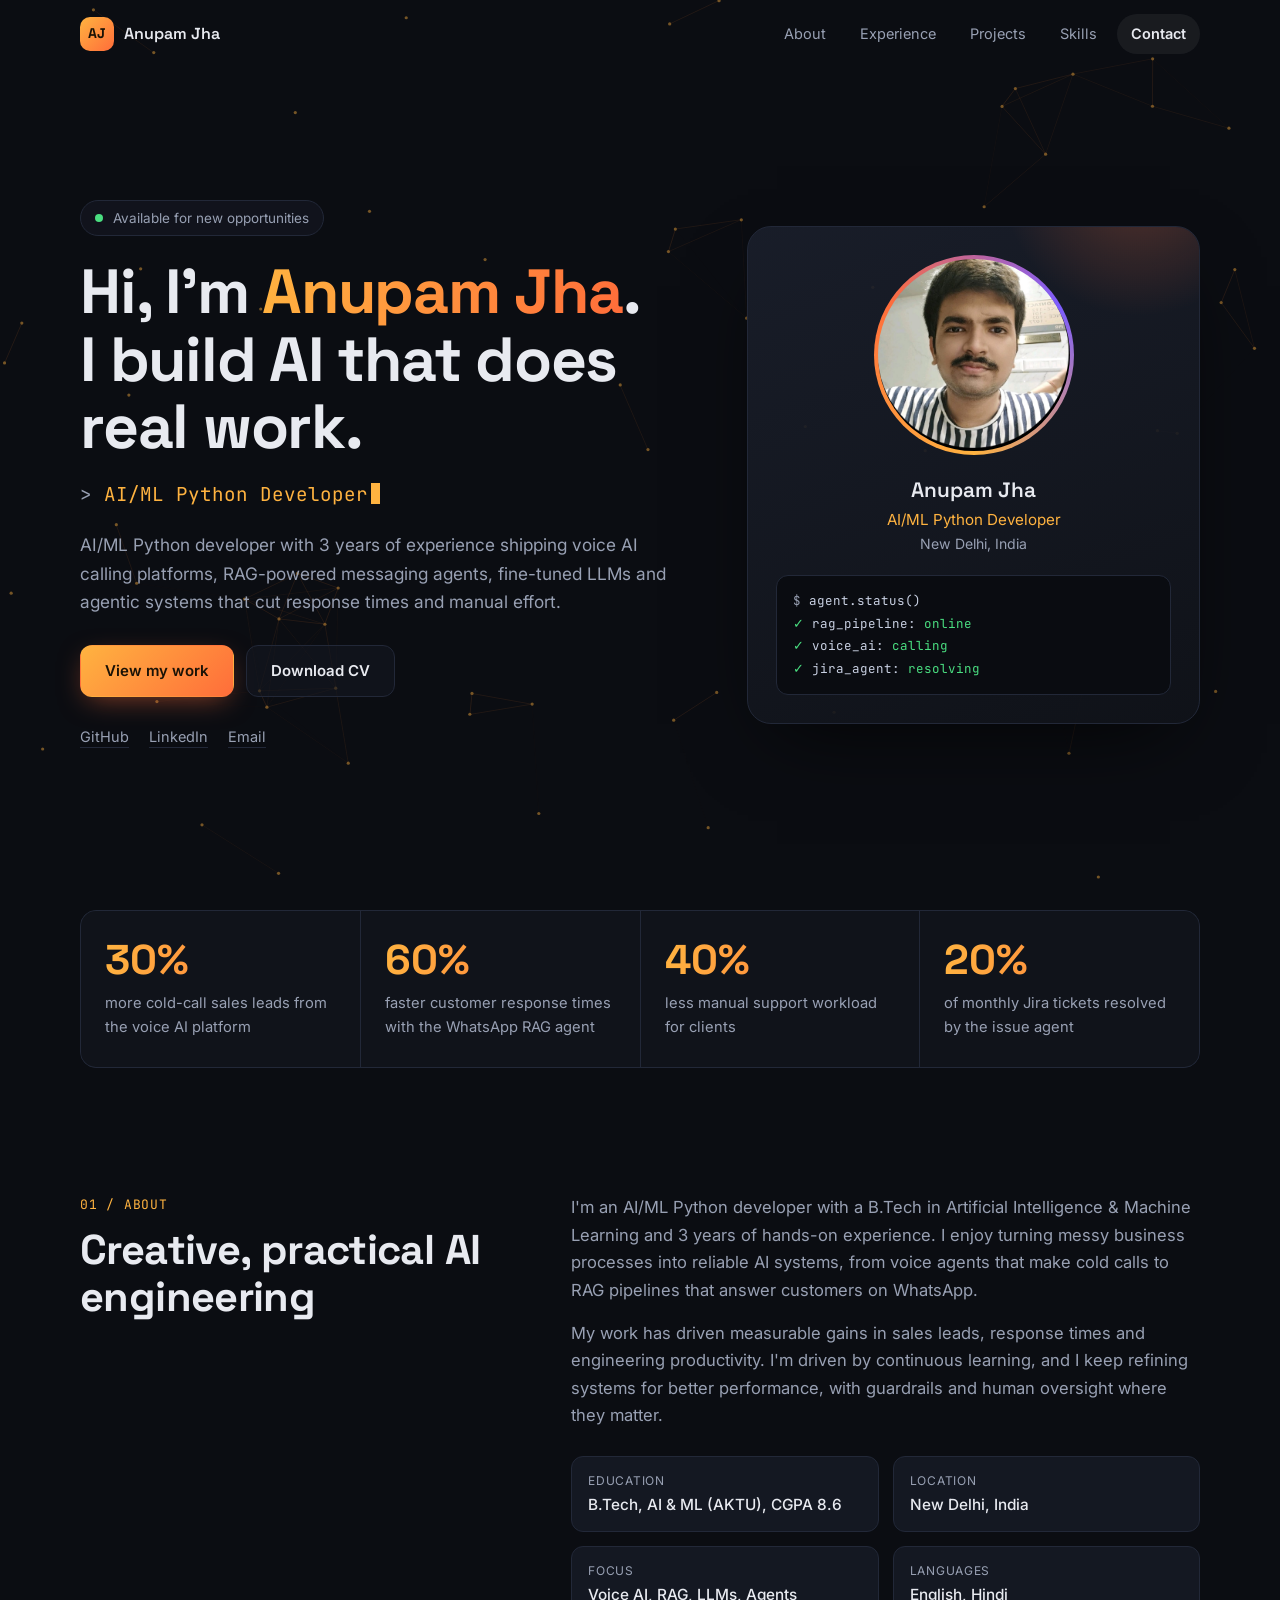
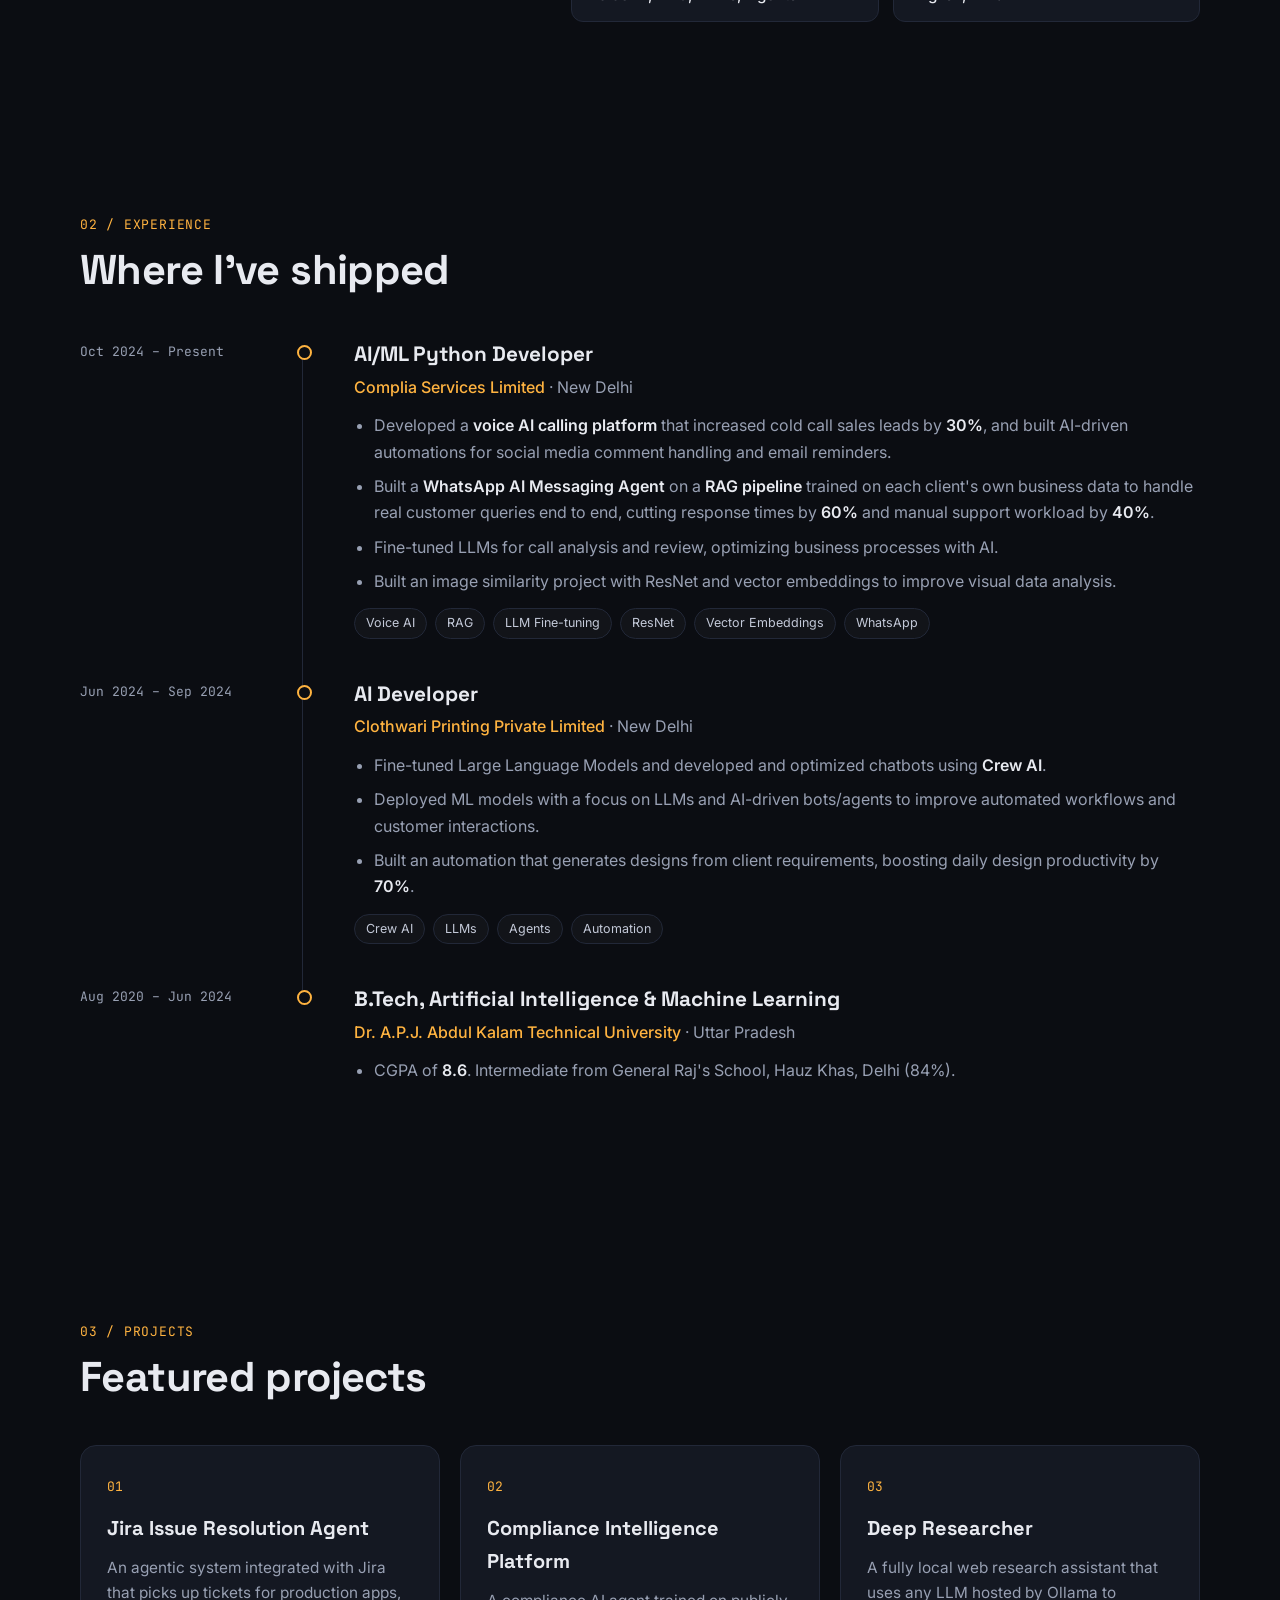
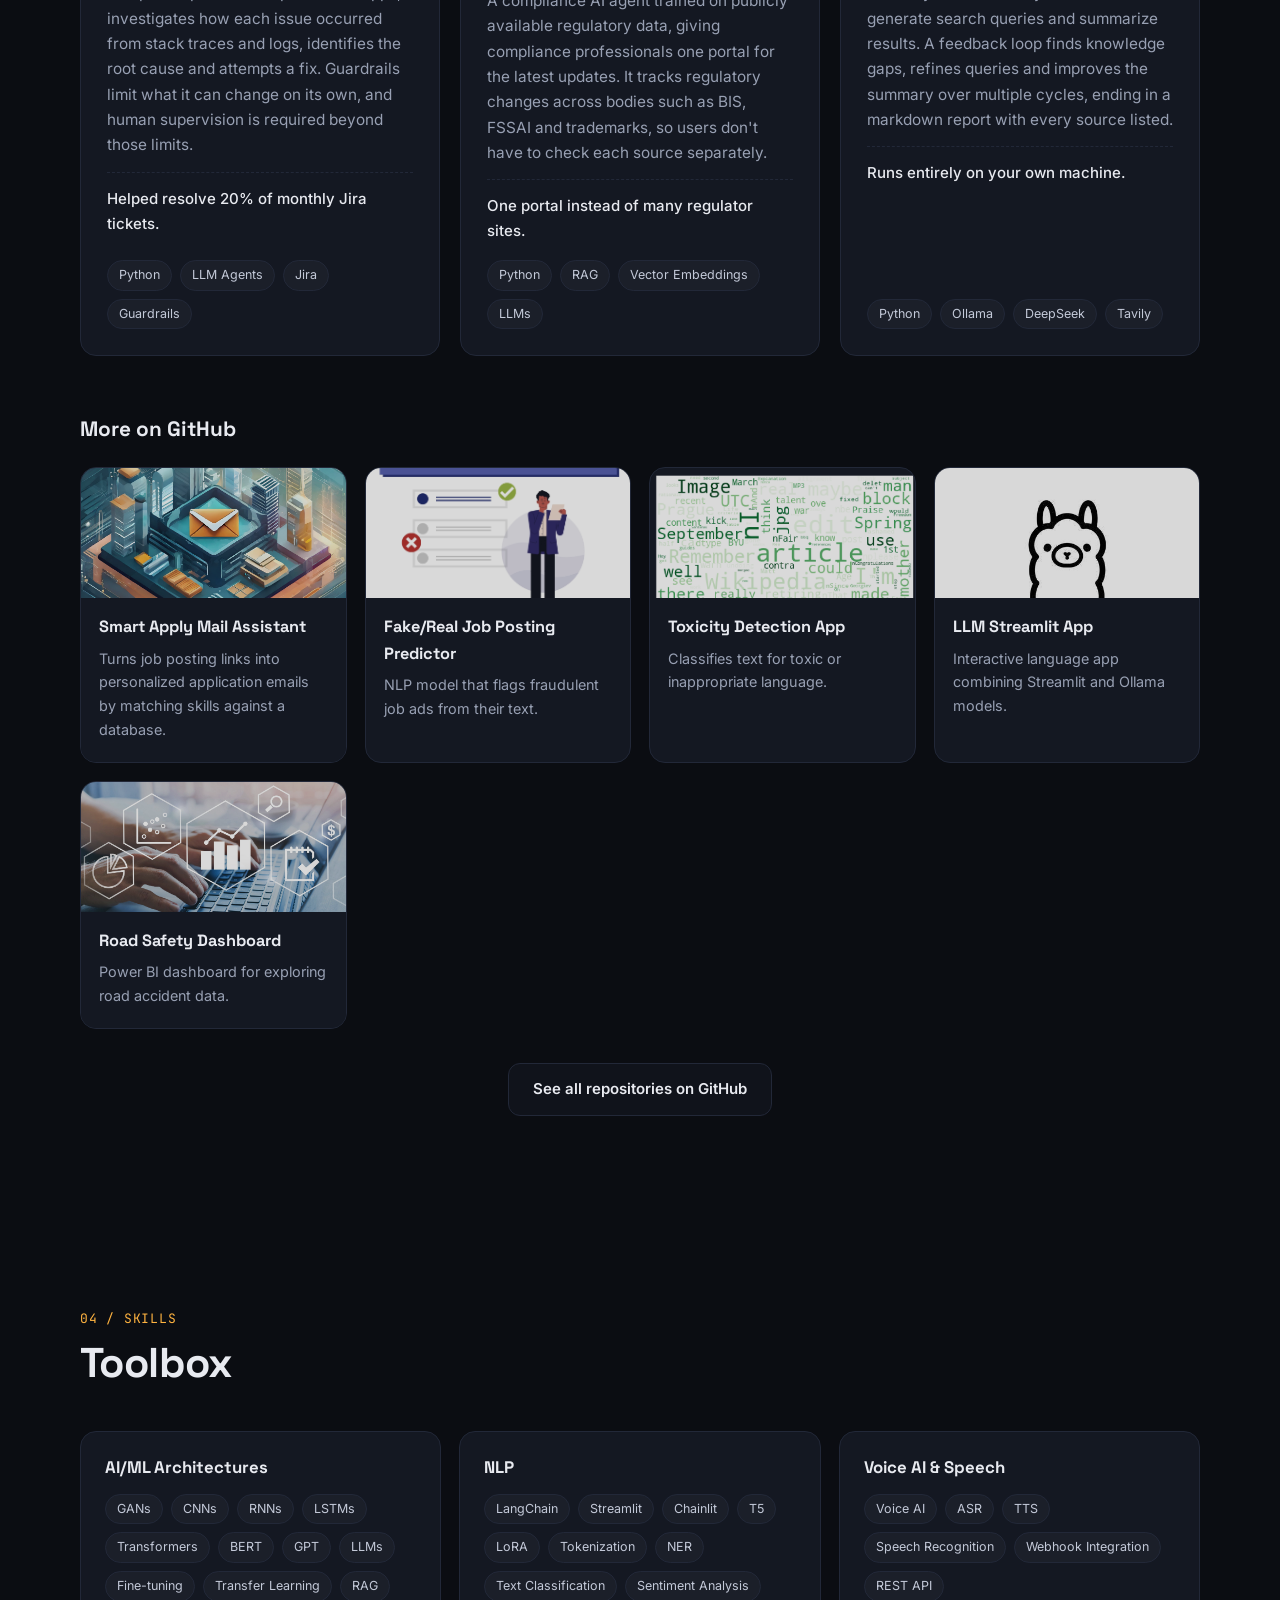
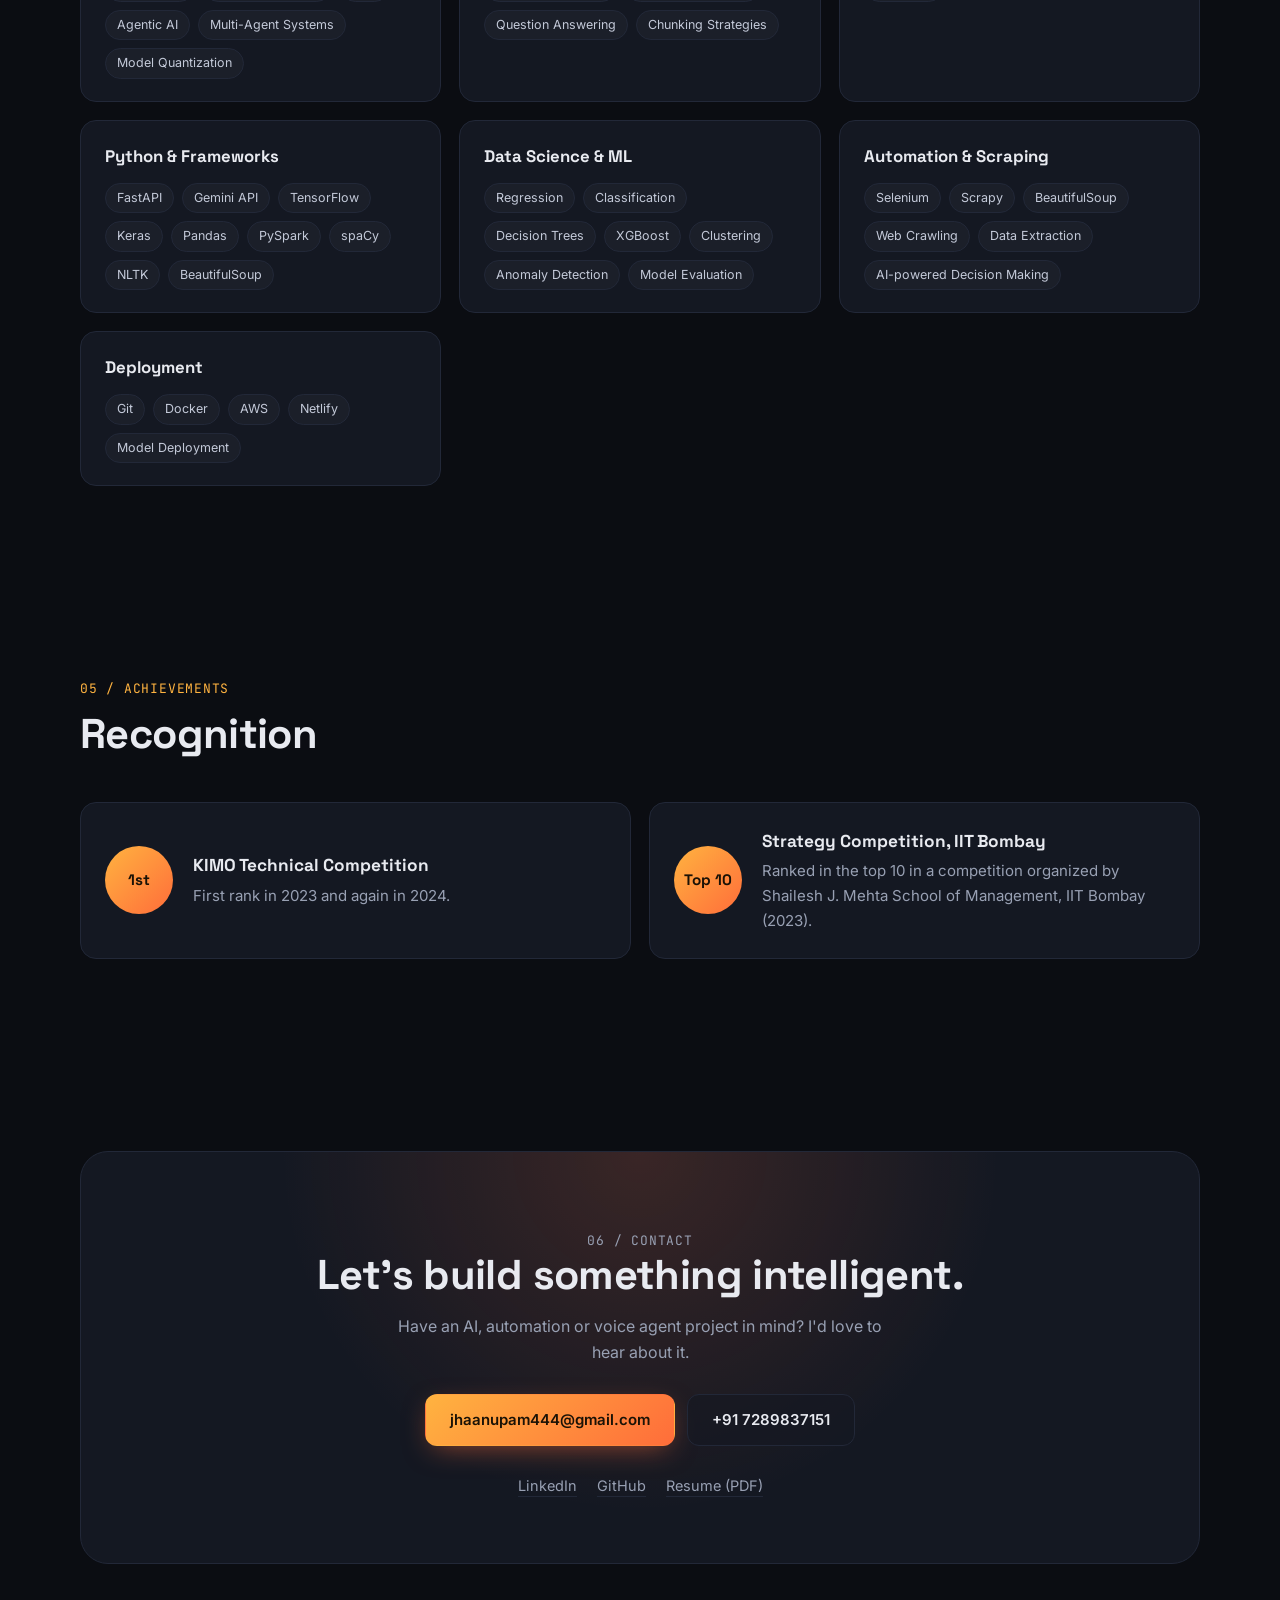
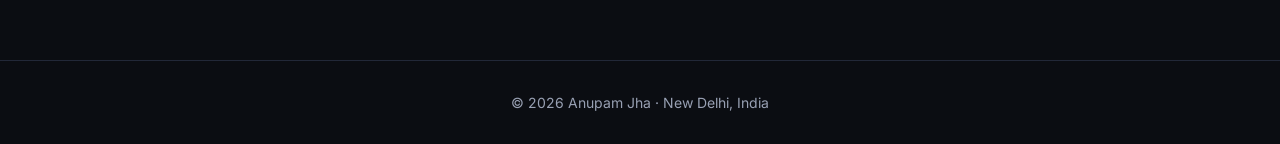
<file: index.html>
<!DOCTYPE html>
<html lang="en">
<head>
  <meta charset="utf-8">
  <meta name="viewport" content="width=device-width, initial-scale=1">
  <title>Anupam Jha | AI/ML Python Developer</title>
  <meta name="description" content="Anupam Jha is an AI/ML Python developer with 3 years of experience building voice AI platforms, RAG-powered WhatsApp agents, LLM fine-tuning pipelines and agentic systems.">
  <meta property="og:title" content="Anupam Jha | AI/ML Python Developer">
  <meta property="og:description" content="Voice AI, RAG, LLM agents and automation. Based in New Delhi.">
  <meta property="og:type" content="website">
  <meta name="theme-color" content="#0b0d12">
  <link rel="preconnect" href="https://fonts.googleapis.com">
  <link rel="preconnect" href="https://fonts.gstatic.com" crossorigin>
  <link href="https://fonts.googleapis.com/css2?family=Inter:wght@400;500;600&family=Space+Grotesk:wght@500;600;700&family=JetBrains+Mono:wght@400;500&display=swap" rel="stylesheet">
  <link rel="stylesheet" href="css/portfolio.css">
</head>
<body>
  <canvas id="neural" aria-hidden="true"></canvas>

  <header class="nav" id="nav">
    <a class="brand" href="#top" aria-label="Anupam Jha, home"><span class="brand-mark">AJ</span><span class="brand-name">Anupam Jha</span></a>
    <button class="nav-toggle" id="navToggle" aria-label="Toggle menu" aria-expanded="false"><span></span><span></span></button>
    <nav class="nav-links" id="navLinks">
      <a href="#about">About</a>
      <a href="#experience">Experience</a>
      <a href="#projects">Projects</a>
      <a href="#skills">Skills</a>
      <a href="#contact" class="nav-cta">Contact</a>
    </nav>
  </header>

  <main id="top">
    <!-- HERO -->
    <section class="hero">
      <div class="wrap hero-grid">
        <div class="hero-copy">
          <p class="eyebrow"><span class="pulse"></span> Available for new opportunities</p>
          <h1>Hi, I'm <span class="grad">Anupam Jha</span>.<br>I build AI that does real work.</h1>
          <p class="role"><span class="mono">&gt;</span> <span id="typed"></span><span class="caret"></span></p>
          <p class="lead">AI/ML Python developer with 3 years of experience shipping voice AI calling platforms, RAG-powered messaging agents, fine-tuned LLMs and agentic systems that cut response times and manual effort.</p>
          <div class="hero-actions">
            <a class="btn btn-primary" href="#projects">View my work</a>
            <a class="btn btn-ghost" href="AnupamJha_CV.pdf" download>Download CV</a>
          </div>
          <ul class="social">
            <li><a href="https://github.com/Anupam137" target="_blank" rel="noopener">GitHub</a></li>
            <li><a href="https://www.linkedin.com/in/anupam-jha-14a607210/" target="_blank" rel="noopener">LinkedIn</a></li>
            <li><a href="mailto:jhaanupam444@gmail.com">Email</a></li>
          </ul>
        </div>
        <div class="hero-card reveal">
          <div class="avatar"><img src="images/about-me.jpeg" alt="Portrait of Anupam Jha" width="320" height="320"></div>
          <div class="card-meta">
            <p class="card-name">Anupam Jha</p>
            <p class="card-sub">AI/ML Python Developer</p>
            <p class="card-loc">New Delhi, India</p>
          </div>
          <div class="terminal mono" aria-hidden="true">
            <span class="t-dim">$</span> agent.status()<br>
            <span class="t-ok">&#10003;</span> rag_pipeline: <span class="t-ok">online</span><br>
            <span class="t-ok">&#10003;</span> voice_ai: <span class="t-ok">calling</span><br>
            <span class="t-ok">&#10003;</span> jira_agent: <span class="t-ok">resolving</span>
          </div>
        </div>
      </div>
    </section>

    <!-- IMPACT -->
    <section class="impact">
      <div class="wrap stats">
        <div class="stat reveal"><strong><span class="count" data-to="30">0</span>%</strong><span>more cold-call sales leads from the voice AI platform</span></div>
        <div class="stat reveal"><strong><span class="count" data-to="60">0</span>%</strong><span>faster customer response times with the WhatsApp RAG agent</span></div>
        <div class="stat reveal"><strong><span class="count" data-to="40">0</span>%</strong><span>less manual support workload for clients</span></div>
        <div class="stat reveal"><strong><span class="count" data-to="20">0</span>%</strong><span>of monthly Jira tickets resolved by the issue agent</span></div>
      </div>
    </section>

    <!-- ABOUT -->
    <section class="section" id="about">
      <div class="wrap two-col">
        <div class="section-head reveal">
          <p class="kicker">01 / About</p>
          <h2>Creative, practical AI engineering</h2>
        </div>
        <div class="about-body reveal">
          <p>I'm an AI/ML Python developer with a B.Tech in Artificial Intelligence &amp; Machine Learning and 3 years of hands-on experience. I enjoy turning messy business processes into reliable AI systems, from voice agents that make cold calls to RAG pipelines that answer customers on WhatsApp.</p>
          <p>My work has driven measurable gains in sales leads, response times and engineering productivity. I'm driven by continuous learning, and I keep refining systems for better performance, with guardrails and human oversight where they matter.</p>
          <div class="facts">
            <div><span>Education</span><strong>B.Tech, AI &amp; ML (AKTU), CGPA 8.6</strong></div>
            <div><span>Location</span><strong>New Delhi, India</strong></div>
            <div><span>Focus</span><strong>Voice AI, RAG, LLMs, Agents</strong></div>
            <div><span>Languages</span><strong>English, Hindi</strong></div>
          </div>
        </div>
      </div>
    </section>

    <!-- EXPERIENCE -->
    <section class="section" id="experience">
      <div class="wrap">
        <div class="section-head reveal">
          <p class="kicker">02 / Experience</p>
          <h2>Where I've shipped</h2>
        </div>
        <div class="timeline">
          <article class="job reveal">
            <div class="job-when mono">Oct 2024 &ndash; Present</div>
            <div class="job-body">
              <h3>AI/ML Python Developer</h3>
              <p class="job-org">Complia Services Limited <span>&middot; New Delhi</span></p>
              <ul>
                <li>Developed a <strong>voice AI calling platform</strong> that increased cold call sales leads by <strong>30%</strong>, and built AI-driven automations for social media comment handling and email reminders.</li>
                <li>Built a <strong>WhatsApp AI Messaging Agent</strong> on a <strong>RAG pipeline</strong> trained on each client's own business data to handle real customer queries end to end, cutting response times by <strong>60%</strong> and manual support workload by <strong>40%</strong>.</li>
                <li>Fine-tuned LLMs for call analysis and review, optimizing business processes with AI.</li>
                <li>Built an image similarity project with ResNet and vector embeddings to improve visual data analysis.</li>
              </ul>
              <div class="chips"><span>Voice AI</span><span>RAG</span><span>LLM Fine-tuning</span><span>ResNet</span><span>Vector Embeddings</span><span>WhatsApp</span></div>
            </div>
          </article>
          <article class="job reveal">
            <div class="job-when mono">Jun 2024 &ndash; Sep 2024</div>
            <div class="job-body">
              <h3>AI Developer</h3>
              <p class="job-org">Clothwari Printing Private Limited <span>&middot; New Delhi</span></p>
              <ul>
                <li>Fine-tuned Large Language Models and developed and optimized chatbots using <strong>Crew AI</strong>.</li>
                <li>Deployed ML models with a focus on LLMs and AI-driven bots/agents to improve automated workflows and customer interactions.</li>
                <li>Built an automation that generates designs from client requirements, boosting daily design productivity by <strong>70%</strong>.</li>
              </ul>
              <div class="chips"><span>Crew AI</span><span>LLMs</span><span>Agents</span><span>Automation</span></div>
            </div>
          </article>
          <article class="job reveal">
            <div class="job-when mono">Aug 2020 &ndash; Jun 2024</div>
            <div class="job-body">
              <h3>B.Tech, Artificial Intelligence &amp; Machine Learning</h3>
              <p class="job-org">Dr. A.P.J. Abdul Kalam Technical University <span>&middot; Uttar Pradesh</span></p>
              <ul><li>CGPA of <strong>8.6</strong>. Intermediate from General Raj's School, Hauz Khas, Delhi (84%).</li></ul>
            </div>
          </article>
        </div>
      </div>
    </section>

    <!-- PROJECTS -->
    <section class="section" id="projects">
      <div class="wrap">
        <div class="section-head reveal">
          <p class="kicker">03 / Projects</p>
          <h2>Featured projects</h2>
        </div>
        <div class="featured">
          <article class="card feat reveal">
            <div class="feat-top"><span class="feat-num mono">01</span></div>
            <h3>Jira Issue Resolution Agent</h3>
            <p>An agentic system integrated with Jira that picks up tickets for production apps, investigates how each issue occurred from stack traces and logs, identifies the root cause and attempts a fix. Guardrails limit what it can change on its own, and human supervision is required beyond those limits.</p>
            <p class="result">Helped resolve 20% of monthly Jira tickets.</p>
            <div class="chips"><span>Python</span><span>LLM Agents</span><span>Jira</span><span>Guardrails</span></div>
          </article>
          <article class="card feat reveal">
            <div class="feat-top"><span class="feat-num mono">02</span></div>
            <h3>Compliance Intelligence Platform</h3>
            <p>A compliance AI agent trained on publicly available regulatory data, giving compliance professionals one portal for the latest updates. It tracks regulatory changes across bodies such as BIS, FSSAI and trademarks, so users don't have to check each source separately.</p>
            <p class="result">One portal instead of many regulator sites.</p>
            <div class="chips"><span>Python</span><span>RAG</span><span>Vector Embeddings</span><span>LLMs</span></div>
          </article>
          <article class="card feat reveal">
            <div class="feat-top"><span class="feat-num mono">03</span></div>
            <h3>Deep Researcher</h3>
            <p>A fully local web research assistant that uses any LLM hosted by Ollama to generate search queries and summarize results. A feedback loop finds knowledge gaps, refines queries and improves the summary over multiple cycles, ending in a markdown report with every source listed.</p>
            <p class="result">Runs entirely on your own machine.</p>
            <div class="chips"><span>Python</span><span>Ollama</span><span>DeepSeek</span><span>Tavily</span></div>
          </article>
        </div>

        <h3 class="sub reveal">More on GitHub</h3>
        <div class="mini-grid">
          <a class="mini card reveal" href="https://github.com/Anupam137/Smart-Apply-Mail-Assistant" target="_blank" rel="noopener">
            <div class="mini-img" style="background-image:url('images/proj_1.jpg')"></div>
            <div class="mini-body"><h4>Smart Apply Mail Assistant</h4><p>Turns job posting links into personalized application emails by matching skills against a database.</p></div>
          </a>
          <a class="mini card reveal" href="https://real-fake-job-prediction-model-anupamjha.streamlit.app/" target="_blank" rel="noopener">
            <div class="mini-img" style="background-image:url('images/proj_2.webp')"></div>
            <div class="mini-body"><h4>Fake/Real Job Posting Predictor</h4><p>NLP model that flags fraudulent job ads from their text.</p></div>
          </a>
          <a class="mini card reveal" href="https://toxicity-classifier-b2ygvu5hxnvu3uvnz9w4y9.streamlit.app/" target="_blank" rel="noopener">
            <div class="mini-img" style="background-image:url('images/proj_3.png')"></div>
            <div class="mini-body"><h4>Toxicity Detection App</h4><p>Classifies text for toxic or inappropriate language.</p></div>
          </a>
          <a class="mini card reveal" href="https://github.com/Anupam137/LLM-Streamlit/tree/main" target="_blank" rel="noopener">
            <div class="mini-img" style="background-image:url('images/proj_5.jpg')"></div>
            <div class="mini-body"><h4>LLM Streamlit App</h4><p>Interactive language app combining Streamlit and Ollama models.</p></div>
          </a>
          <a class="mini card reveal" href="https://github.com/Anupam137/Global-Job-Insights" target="_blank" rel="noopener">
            <div class="mini-img" style="background-image:url('images/proj_4.jpg')"></div>
            <div class="mini-body"><h4>Road Safety Dashboard</h4><p>Power BI dashboard for exploring road accident data.</p></div>
          </a>
        </div>
        <p class="more reveal"><a class="btn btn-ghost" href="https://github.com/Anupam137" target="_blank" rel="noopener">See all repositories on GitHub</a></p>
      </div>
    </section>

    <!-- SKILLS -->
    <section class="section" id="skills">
      <div class="wrap">
        <div class="section-head reveal">
          <p class="kicker">04 / Skills</p>
          <h2>Toolbox</h2>
        </div>
        <div class="skills">
          <div class="card skill reveal"><h4>AI/ML Architectures</h4><div class="chips"><span>GANs</span><span>CNNs</span><span>RNNs</span><span>LSTMs</span><span>Transformers</span><span>BERT</span><span>GPT</span><span>LLMs</span><span>Fine-tuning</span><span>Transfer Learning</span><span>RAG</span><span>Agentic AI</span><span>Multi-Agent Systems</span><span>Model Quantization</span></div></div>
          <div class="card skill reveal"><h4>NLP</h4><div class="chips"><span>LangChain</span><span>Streamlit</span><span>Chainlit</span><span>T5</span><span>LoRA</span><span>Tokenization</span><span>NER</span><span>Text Classification</span><span>Sentiment Analysis</span><span>Question Answering</span><span>Chunking Strategies</span></div></div>
          <div class="card skill reveal"><h4>Voice AI &amp; Speech</h4><div class="chips"><span>Voice AI</span><span>ASR</span><span>TTS</span><span>Speech Recognition</span><span>Webhook Integration</span><span>REST API</span></div></div>
          <div class="card skill reveal"><h4>Python &amp; Frameworks</h4><div class="chips"><span>FastAPI</span><span>Gemini API</span><span>TensorFlow</span><span>Keras</span><span>Pandas</span><span>PySpark</span><span>spaCy</span><span>NLTK</span><span>BeautifulSoup</span></div></div>
          <div class="card skill reveal"><h4>Data Science &amp; ML</h4><div class="chips"><span>Regression</span><span>Classification</span><span>Decision Trees</span><span>XGBoost</span><span>Clustering</span><span>Anomaly Detection</span><span>Model Evaluation</span></div></div>
          <div class="card skill reveal"><h4>Automation &amp; Scraping</h4><div class="chips"><span>Selenium</span><span>Scrapy</span><span>BeautifulSoup</span><span>Web Crawling</span><span>Data Extraction</span><span>AI-powered Decision Making</span></div></div>
          <div class="card skill reveal"><h4>Deployment</h4><div class="chips"><span>Git</span><span>Docker</span><span>AWS</span><span>Netlify</span><span>Model Deployment</span></div></div>
        </div>
      </div>
    </section>

    <!-- ACHIEVEMENTS -->
    <section class="section" id="achievements">
      <div class="wrap">
        <div class="section-head reveal">
          <p class="kicker">05 / Achievements</p>
          <h2>Recognition</h2>
        </div>
        <div class="awards">
          <div class="card award reveal"><span class="medal">1st</span><div><h4>KIMO Technical Competition</h4><p>First rank in 2023 and again in 2024.</p></div></div>
          <div class="card award reveal"><span class="medal">Top 10</span><div><h4>Strategy Competition, IIT Bombay</h4><p>Ranked in the top 10 in a competition organized by Shailesh J. Mehta School of Management, IIT Bombay (2023).</p></div></div>
        </div>
      </div>
    </section>

    <!-- CONTACT -->
    <section class="section contact" id="contact">
      <div class="wrap">
        <div class="contact-card reveal">
          <p class="kicker">06 / Contact</p>
          <h2>Let's build something intelligent.</h2>
          <p>Have an AI, automation or voice agent project in mind? I'd love to hear about it.</p>
          <div class="hero-actions">
            <a class="btn btn-primary" href="mailto:jhaanupam444@gmail.com">jhaanupam444@gmail.com</a>
            <a class="btn btn-ghost" href="tel:+917289837151">+91 7289837151</a>
          </div>
          <ul class="social">
            <li><a href="https://www.linkedin.com/in/anupam-jha-14a607210/" target="_blank" rel="noopener">LinkedIn</a></li>
            <li><a href="https://github.com/Anupam137" target="_blank" rel="noopener">GitHub</a></li>
            <li><a href="AnupamJha_CV.pdf" download>Resume (PDF)</a></li>
          </ul>
        </div>
      </div>
    </section>
  </main>

  <footer class="footer">
    <div class="wrap"><p>&copy; <span id="year"></span> Anupam Jha &middot; New Delhi, India</p></div>
  </footer>

  <script src="js/portfolio.js"></script>
</body>
</html>
</file>
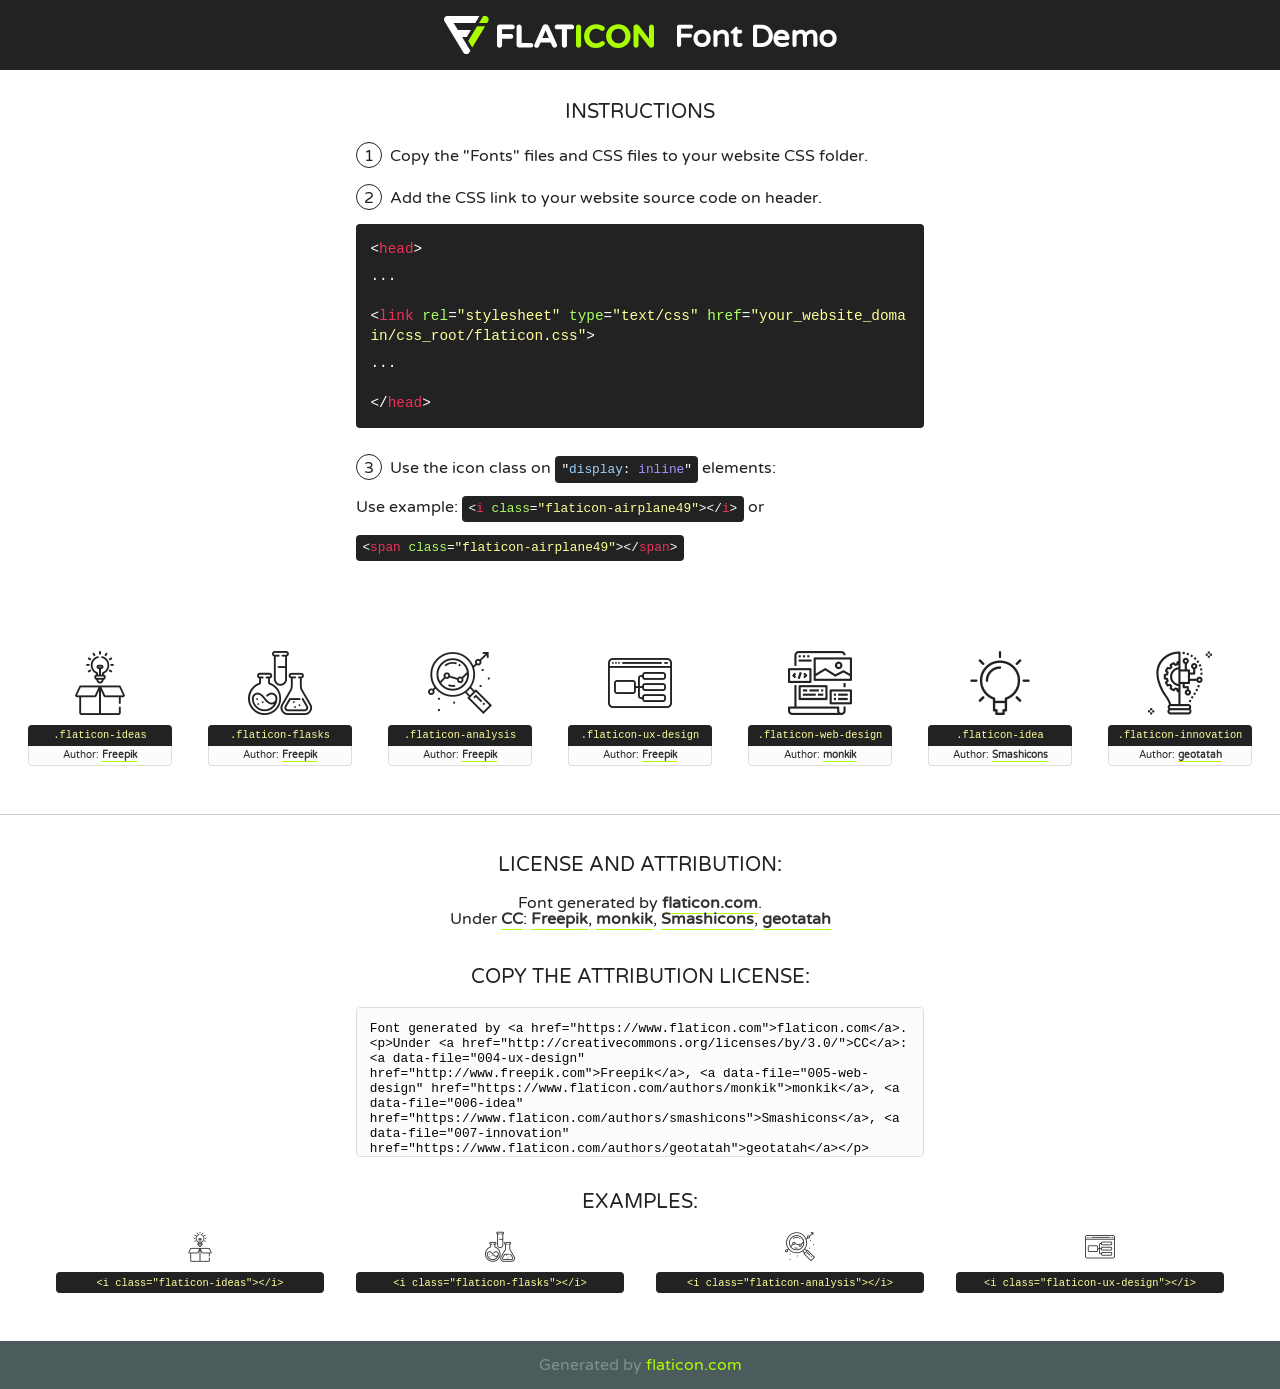
<file: fonts/flaticon/font/flaticon.html>
<!DOCTYPE html>
<!--
  Flaticon icon font: Flaticon
  Creation date: 20/03/2019 02:18
-->
<html>
<!DOCTYPE html>
<html>

<head>
    <title>Flaticon WebFont</title>
    <link href="http://fonts.googleapis.com/css?family=Varela+Round" rel="stylesheet" type="text/css" />
    <link rel="stylesheet" type="text/css" href="flaticon.css">
    <meta charset="UTF-8">
    <style>
    html, body, div, span, applet, object, iframe,
    h1, h2, h3, h4, h5, h6, p, blockquote, pre,
    a, abbr, acronym, address, big, cite, code,
    del, dfn, em, img, ins, kbd, q, s, samp,
    small, strike, strong, sub, sup, tt, var,
    b, u, i, center,
    dl, dt, dd, ol, ul, li,
    fieldset, form, label, legend,
    table, caption, tbody, tfoot, thead, tr, th, td,
    article, aside, canvas, details, embed, 
    figure, figcaption, footer, header, hgroup, 
    menu, nav, output, ruby, section, summary,
    time, mark, audio, video {
        margin: 0;
        padding: 0;
        border: 0;
        font-size: 100%;
        font: inherit;
        vertical-align: baseline;
    }
    /* HTML5 display-role reset for older browsers */
    article, aside, details, figcaption, figure, 
    footer, header, hgroup, menu, nav, section {
        display: block;
    }
    body {
        line-height: 1;
    }
    ol, ul {
        list-style: none;
    }
    blockquote, q {
        quotes: none;
    }
    blockquote:before, blockquote:after,
    q:before, q:after {
        content: '';
        content: none;
    }
    table {
        border-collapse: collapse;
        border-spacing: 0;
    }
    body {
        font-family: 'Varela Round', Helvetica, Arial, sans-serif;
        font-size: 16px;
        color: #222;
    }
    a {
        color: #333;
        border-bottom: 1px solid #a9fd00;
        font-weight: bold;
        text-decoration: none;
    }
    * {
        -moz-box-sizing: border-box;
        -webkit-box-sizing: border-box;
        box-sizing: border-box;
        margin: 0;
        padding: 0;
    }
    [class^="flaticon-"]:before, [class*=" flaticon-"]:before, [class^="flaticon-"]:after, [class*=" flaticon-"]:after {
        font-family: Flaticon;
        font-size: 30px;
        font-style: normal;
        margin-left: 20px;
        color: #333;
    }
    .wrapper {
        max-width: 600px;
        margin: auto;
        padding: 0 1em;
    }
    .title {
        font-size: 1.25em;
        text-align: center;
        margin-bottom: 1em;
        text-transform: uppercase;
    }
    header {
        text-align: center;
        background-color: #222;
        color: #fff;
        padding: 1em;
    }
    header .logo {
        width: 210px;
        height: 38px;
        display: inline-block;
        vertical-align: middle;
        margin-right: 1em;
        border: none;
    }
    header strong {
        font-size: 1.95em;
        font-weight: bold;
        vertical-align: middle;
        margin-top: 5px;
        display: inline-block;
    }
    .demo {
        margin: 2em auto;
        line-height: 1.25em;
    }
    .demo ul li {
        margin-bottom: 1em;
    }
    .demo ul li .num {
        color: #222;
        border-radius: 20px;
        display: inline-block;
        width: 26px;
        padding: 3px;
        height: 26px;
        text-align: center;
        margin-right: 0.5em;
        border: 1px solid #222;
    }
    .demo ul li code {
        background-color: #222;
        border-radius: 4px;
        padding: 0.25em 0.5em;
        display: inline-block;
        color: #fff;
        font-family: Consolas,Monaco,Lucida Console,Liberation Mono,DejaVu Sans Mono,Bitstream Vera Sans Mono,Courier New, monospace;
        font-weight: lighter;
        margin-top: 1em;
        font-size: 0.8em;
        word-break: break-all;
    }
    .demo ul li code.big {
        padding: 1em;
        font-size: 0.9em;
    }
    .demo ul li code .red {
        color: #EF3159;
    }
    .demo ul li code .green {
        color: #ACFF65;
    }
    .demo ul li code .yellow {
        color: #FFFF99;
    }
    .demo ul li code .blue {
        color: #99D3FF;
    }
    .demo ul li code .purple {
        color: #A295FF;
    }
    .demo ul li code .dots {
        margin-top: 0.5em;
        display: block;
    }
    #glyphs {
        border-bottom: 1px solid #ccc;
        padding: 2em 0;
        text-align: center;
    }
    .glyph {
        display: inline-block;
        width: 9em;
        margin: 1em;
        text-align: center;
        vertical-align: top;
        background: #FFF;
    }
    .glyph .glyph-icon {
        padding: 10px;
        display: block;
        font-family:"Flaticon";
        font-size: 64px;
        line-height: 1;
    }
    .glyph .glyph-icon:before {
        font-size: 64px;
        color: #222;
        margin-left: 0;
    }
    .class-name {
        font-size: 0.65em;
        background-color: #222;
        color: #fff;
        border-radius: 4px 4px 0 0;
        padding: 0.5em;
        color: #FFFF99;
        font-family: Consolas,Monaco,Lucida Console,Liberation Mono,DejaVu Sans Mono,Bitstream Vera Sans Mono,Courier New, monospace;
    }
    .author-name {
        font-size: 0.6em;
        background-color: #fcfcfd;
        border: 1px solid #DEDEE4;
        border-top: 0;
        border-radius: 0 0 4px 4px;
        padding: 0.5em;
    }
    .class-name:last-child {
        font-size: 10px;
        color:#888;
    }
    .class-name:last-child a {
        font-size: 10px;
        color:#555;
    }
    .class-name:last-child a:hover {
        color:#a9fd00;
    }
    .glyph > input {
        display: block;
        width: 100px;
        margin: 5px auto;
        text-align: center;
        font-size: 12px;
        cursor: text;
    }
    .glyph > input.icon-input {
        font-family:"Flaticon";
        font-size: 16px;
        margin-bottom: 10px;
    }
    .attribution .title {
        margin-top: 2em;
    }
    .attribution textarea {
        background-color: #fcfcfd;
        padding: 1em;
        border: none;
        box-shadow: none;
        border: 1px solid #DEDEE4;
        border-radius: 4px;
        resize: none;
        width: 100%;
        height: 150px;
        font-size: 0.8em;
        font-family: Consolas,Monaco,Lucida Console,Liberation Mono,DejaVu Sans Mono,Bitstream Vera Sans Mono,Courier New, monospace;
        -webkit-appearance: none;
    }
    .iconsuse {
        margin: 2em auto;
        text-align: center;
        max-width: 1200px;
    }
    .iconsuse:after {
        content: '';
        display: table;
        clear: both;
    }
    .iconsuse .image {
        float: left;
        width: 25%;
        padding: 0 1em;
    }
    .iconsuse .image p {
        margin-bottom: 1em;
    }
    .iconsuse .image span {
        display: block;
        font-size: 0.65em;
        background-color: #222;
        color: #fff;
        border-radius: 4px;
        padding: 0.5em;
        color: #FFFF99;
        margin-top: 1em;
        font-family: Consolas,Monaco,Lucida Console,Liberation Mono,DejaVu Sans Mono,Bitstream Vera Sans Mono,Courier New, monospace;
    }
    #footer {
        text-align: center;
        background-color: #4C5B5C;
        color: #7c9192;
        padding: 1em;
    }
    #footer a {
        border: none;
        color: #a9fd00;
        font-weight: normal;
    }
    @media (max-width: 960px) {
        .iconsuse .image {
            width: 50%;
        }
    }
    @media (max-width: 560px) {
        .iconsuse .image {
            width: 100%;
        }
    }
    </style>
</head>

<body class="characters-off">

    <header>
        <a href="https://www.flaticon.com" target="_blank" class="logo">
            <svg version="1.1" xmlns="http://www.w3.org/2000/svg" xmlns:xlink="http://www.w3.org/1999/xlink" xmlns:a="http://ns.adobe.com/AdobeSVGViewerExtensions/3.0/" viewBox="0 0 560.875 102.036" enable-background="new 0 0 560.875 102.036" xml:space="preserve">
                <defs>
                </defs>
                <g>
                    <g class="letters">
                        <path fill="#ffffff" d="M141.596,29.675c0-3.777,2.985-6.767,6.764-6.767h34.438c3.426,0,6.15,2.728,6.15,6.15
                        c0,3.43-2.724,6.149-6.15,6.149h-27.674v13.091h23.719c3.429,0,6.151,2.724,6.151,6.15c0,3.43-2.723,6.149-6.151,6.149h-23.719
                        v17.574c0,3.773-2.986,6.761-6.764,6.761c-3.779,0-6.764-2.989-6.764-6.761V29.675z"></path>
                        <path fill="#ffffff" d="M193.844,29.149c0-3.781,2.985-6.767,6.764-6.767c3.776,0,6.763,2.985,6.763,6.767v42.957h25.039
                        c3.426,0,6.149,2.726,6.149,6.153c0,3.425-2.723,6.15-6.149,6.15h-31.802c-3.779,0-6.764-2.986-6.764-6.768V29.149z"></path>
                        <path fill="#ffffff" d="M241.891,75.71l21.438-48.407c1.492-3.341,4.215-5.357,7.906-5.357h0.792
                        c3.686,0,6.323,2.017,7.815,5.357l21.439,48.407c0.436,0.967,0.701,1.845,0.701,2.723c0,3.602-2.809,6.501-6.414,6.501
                        c-3.161,0-5.269-1.845-6.499-4.655l-4.132-9.661h-27.059l-4.301,10.102c-1.144,2.631-3.426,4.214-6.237,4.214
                        c-3.517,0-6.24-2.81-6.24-6.325C241.1,77.64,241.451,76.677,241.891,75.71z M279.932,58.666l-8.521-20.297l-8.526,20.297H279.932
                        z"></path>
                        <path fill="#ffffff" d="M314.864,35.387H301.86c-3.429,0-6.239-2.813-6.239-6.238c0-3.429,2.811-6.24,6.239-6.24h39.533
                        c3.426,0,6.237,2.811,6.237,6.24c0,3.425-2.811,6.238-6.237,6.238h-13.001v42.785c0,3.773-2.99,6.761-6.764,6.761
                        c-3.779,0-6.764-2.989-6.764-6.761V35.387z"></path>
                        <path fill="#A9FD00" d="M352.615,29.149c0-3.781,2.985-6.767,6.767-6.767c3.774,0,6.761,2.985,6.761,6.767v49.024
                        c0,3.773-2.987,6.761-6.761,6.761c-3.781,0-6.767-2.989-6.767-6.761V29.149z"></path>
                        <path fill="#A9FD00" d="M374.132,53.836v-0.179c0-17.481,13.178-31.801,32.065-31.801c9.22,0,15.459,2.458,20.557,6.238
                        c1.402,1.054,2.637,2.985,2.637,5.357c0,3.692-2.985,6.59-6.681,6.59c-1.845,0-3.071-0.702-4.044-1.319
                        c-3.776-2.813-7.729-4.393-12.562-4.393c-10.364,0-17.831,8.611-17.831,19.154v0.173c0,10.542,7.291,19.329,17.831,19.329
                        c5.715,0,9.492-1.756,13.359-4.834c1.049-0.874,2.458-1.491,4.039-1.491c3.429,0,6.325,2.813,6.325,6.236
                        c0,2.106-1.056,3.78-2.282,4.834c-5.539,4.834-12.036,7.733-21.878,7.733C387.572,85.464,374.132,71.493,374.132,53.836z"></path>
                        <path fill="#A9FD00" d="M433.009,53.836v-0.179c0-17.481,13.79-31.801,32.766-31.801c18.981,0,32.592,14.143,32.592,31.628v0.173
                        c0,17.483-13.785,31.807-32.769,31.807C446.625,85.464,433.009,71.32,433.009,53.836z M484.224,53.836v-0.179
                        c0-10.539-7.725-19.326-18.626-19.326c-10.893,0-18.449,8.611-18.449,19.154v0.173c0,10.542,7.73,19.329,18.626,19.329
                        C476.676,72.986,484.224,64.378,484.224,53.836z"></path>
                        <path fill="#A9FD00" d="M506.233,29.321c0-3.774,2.99-6.763,6.767-6.763h1.401c3.252,0,5.183,1.583,7.029,3.953l26.093,34.265
                        V29.059c0-3.692,2.99-6.677,6.681-6.677c3.683,0,6.671,2.985,6.671,6.677v48.934c0,3.78-2.987,6.765-6.764,6.765h-0.436
                        c-3.257,0-5.188-1.581-7.034-3.953l-27.056-35.492v32.944c0,3.687-2.985,6.676-6.678,6.676c-3.683,0-6.673-2.989-6.673-6.676
                        V29.321z"></path>
                    </g>
                    <g class="insignia">
                        <path fill="#ffffff" d="M48.372,56.137h12.517l11.156-18.537H37.186L25.688,18.539h57.825L94.668,0H9.271
                        C5.925,0,2.842,1.801,1.198,4.716c-1.644,2.907-1.593,6.482,0.134,9.343l50.38,83.501c1.678,2.781,4.689,4.476,7.938,4.476
                        c3.246,0,6.257-1.695,7.935-4.476l2.898-4.804L48.372,56.137z"></path>
                        <g class="i">
                            <path fill="#A9FD00" d="M93.575,18.539h0.031v0.004l21.652,0.004l2.705-4.488c1.727-2.861,1.778-6.436,0.133-9.343
                            C116.454,1.801,113.371,0,110.026,0h-5.294L93.575,18.539z"></path>
                            <polygon fill="#A9FD00" points="88.291,27.356 64.725,66.486 75.519,84.404 109.942,27.356"></polygon>
                        </g>
                    </g>
                </g>
            </svg>
        </a>
        <strong>Font Demo</strong>
    </header>


    <section class="demo wrapper">

        <p class="title">Instructions</p>

        <ul>
            <li>
                <span class="num">1</span>Copy the "Fonts" files and CSS files to your website CSS folder.
            </li>
            <li>
                <span class="num">2</span>Add the CSS link to your website source code on header.
                <code class="big">
                    &lt;<span class="red">head</span>&gt;
                    <br/><span class="dots">...</span>
                    <br/>&lt;<span class="red">link</span> <span class="green">rel</span>=<span class="yellow">"stylesheet"</span> <span class="green">type</span>=<span class="yellow">"text/css"</span> <span class="green">href</span>=<span class="yellow">"your_website_domain/css_root/flaticon.css"</span>&gt;
                    <br/><span class="dots">...</span>
                    <br/>&lt;/<span class="red">head</span>&gt;
                </code>
            </li>

            <li>
                <p>
                    <span class="num">3</span>Use the icon class on <code>"<span class="blue">display</span>:<span class="purple"> inline</span>"</code> elements:
                    <br />
                    Use example: <code>&lt;<span class="red">i</span> <span class="green">class</span>=<span class="yellow">&quot;flaticon-airplane49&quot;</span>&gt;&lt;/<span class="red">i</span>&gt;</code> or <code>&lt;<span class="red">span</span> <span class="green">class</span>=<span class="yellow">&quot;flaticon-airplane49&quot;</span>&gt;&lt;/<span class="red">span</span>&gt;</code>
            </li>
        </ul>

    </section>




   <section id="glyphs">          
    
      
        <div class="glyph"><div class="glyph-icon flaticon-ideas"></div>
            <div class="class-name">.flaticon-ideas</div>
            <div class="author-name">Author: <a data-file="001-ideas" href="http://www.freepik.com">Freepik</a> </div> 
        </div>        
        
        <div class="glyph"><div class="glyph-icon flaticon-flasks"></div>
            <div class="class-name">.flaticon-flasks</div>
            <div class="author-name">Author: <a data-file="002-flasks" href="http://www.freepik.com">Freepik</a> </div> 
        </div>        
        
        <div class="glyph"><div class="glyph-icon flaticon-analysis"></div>
            <div class="class-name">.flaticon-analysis</div>
            <div class="author-name">Author: <a data-file="003-analysis" href="http://www.freepik.com">Freepik</a> </div> 
        </div>        
        
        <div class="glyph"><div class="glyph-icon flaticon-ux-design"></div>
            <div class="class-name">.flaticon-ux-design</div>
            <div class="author-name">Author: <a data-file="004-ux-design" href="http://www.freepik.com">Freepik</a> </div> 
        </div>        
        
        <div class="glyph"><div class="glyph-icon flaticon-web-design"></div>
            <div class="class-name">.flaticon-web-design</div>
            <div class="author-name">Author: <a data-file="005-web-design" href="https://www.flaticon.com/authors/monkik">monkik</a> </div> 
        </div>        
        
        <div class="glyph"><div class="glyph-icon flaticon-idea"></div>
            <div class="class-name">.flaticon-idea</div>
            <div class="author-name">Author: <a data-file="006-idea" href="https://www.flaticon.com/authors/smashicons">Smashicons</a> </div> 
        </div>        
        
        <div class="glyph"><div class="glyph-icon flaticon-innovation"></div>
            <div class="class-name">.flaticon-innovation</div>
            <div class="author-name">Author: <a data-file="007-innovation" href="https://www.flaticon.com/authors/geotatah">geotatah</a> </div> 
        </div>        
        

    </section>



    <section class="attribution wrapper"   style="text-align:center;">

      <div class="title">License and attribution:</div><div class="attrDiv">Font generated by <a href="https://www.flaticon.com">flaticon.com</a>. <div><p>Under <a href="http://creativecommons.org/licenses/by/3.0/">CC</a>: <a data-file="004-ux-design" href="http://www.freepik.com">Freepik</a>, <a data-file="005-web-design" href="https://www.flaticon.com/authors/monkik">monkik</a>, <a data-file="006-idea" href="https://www.flaticon.com/authors/smashicons">Smashicons</a>, <a data-file="007-innovation" href="https://www.flaticon.com/authors/geotatah">geotatah</a></p>  </div>
      </div>
      <div class="title">Copy the Attribution License:</div>

    <textarea onclick="this.focus();this.select();">Font generated by &lt;a href=&quot;https://www.flaticon.com&quot;&gt;flaticon.com&lt;/a&gt;. <p>Under <a href="http://creativecommons.org/licenses/by/3.0/">CC</a>: <a data-file="004-ux-design" href="http://www.freepik.com">Freepik</a>, <a data-file="005-web-design" href="https://www.flaticon.com/authors/monkik">monkik</a>, <a data-file="006-idea" href="https://www.flaticon.com/authors/smashicons">Smashicons</a>, <a data-file="007-innovation" href="https://www.flaticon.com/authors/geotatah">geotatah</a></p>  
     </textarea>

    </section>

    <section class="iconsuse">

          <div class="title">Examples:</div>            
             
            <div class="image">
                <p>
                    <i class="glyph-icon flaticon-ideas"></i> 
                    <span>&lt;i class=&quot;flaticon-ideas&quot;&gt;&lt;/i&gt;</span>
                </p>
            </div>
            
            <div class="image">
                <p>
                    <i class="glyph-icon flaticon-flasks"></i> 
                    <span>&lt;i class=&quot;flaticon-flasks&quot;&gt;&lt;/i&gt;</span>
                </p>
            </div>
            
            <div class="image">
                <p>
                    <i class="glyph-icon flaticon-analysis"></i> 
                    <span>&lt;i class=&quot;flaticon-analysis&quot;&gt;&lt;/i&gt;</span>
                </p>
            </div>
            
            <div class="image">
                <p>
                    <i class="glyph-icon flaticon-ux-design"></i> 
                    <span>&lt;i class=&quot;flaticon-ux-design&quot;&gt;&lt;/i&gt;</span>
                </p>
            </div>
                       
        </div>
                            
    </section>

<div id="footer">
    <div>Generated by <a href="https://www.flaticon.com">flaticon.com</a>
    </div>
</div>



</body>
</html>
</file>
<file: css/portfolio.css>
:root{
  --bg:#0b0d12; --bg2:#10131a; --card:#141822; --line:#222838;
  --text:#e8eaf0; --muted:#98a0b3; --accent:#ffb340; --accent2:#ff6d3a; --ok:#4ade80;
  --radius:16px;
  --sans:'Inter',system-ui,-apple-system,'Segoe UI',Roboto,sans-serif;
  --display:'Space Grotesk','Inter',system-ui,sans-serif;
  --mono:'JetBrains Mono',ui-monospace,Menlo,Consolas,monospace;
}
*{box-sizing:border-box;margin:0;padding:0}
html{scroll-behavior:smooth;scroll-padding-top:80px}
body{background:var(--bg);color:var(--text);font-family:var(--sans);line-height:1.65;font-size:16px;-webkit-font-smoothing:antialiased;overflow-x:hidden}
a{color:inherit;text-decoration:none}
ul{list-style:none}
img{max-width:100%;display:block}
.mono{font-family:var(--mono)}
.wrap{width:min(1120px,100% - 40px);margin-inline:auto}
#neural{position:fixed;inset:0;width:100%;height:100%;z-index:0;opacity:.55;pointer-events:none}
main,.footer,.nav{position:relative;z-index:1}

/* nav */
.nav{position:fixed;top:0;left:0;right:0;z-index:50;display:flex;align-items:center;justify-content:space-between;padding:14px max(20px,calc((100% - 1120px)/2));transition:background .3s,border-color .3s;border-bottom:1px solid transparent}
.nav.scrolled{background:rgba(11,13,18,.82);backdrop-filter:blur(12px);border-color:var(--line)}
.brand{display:flex;align-items:center;gap:10px;font-family:var(--display);font-weight:600}
.brand-mark{display:grid;place-items:center;width:34px;height:34px;border-radius:10px;background:linear-gradient(135deg,var(--accent),var(--accent2));color:#1a1206;font-weight:700;font-size:14px}
.nav-links{display:flex;align-items:center;gap:6px}
.nav-links a{padding:8px 14px;border-radius:999px;color:var(--muted);font-size:14.5px;transition:color .2s,background .2s}
.nav-links a:hover,.nav-links a.active{color:var(--text);background:rgba(255,255,255,.06)}
.nav-links .nav-cta{background:var(--accent);color:#1a1206;font-weight:600}
.nav-links .nav-cta:hover{background:#ffc566;color:#1a1206}
.nav-toggle{display:none;background:none;border:0;width:40px;height:40px;cursor:pointer;position:relative}
.nav-toggle span{position:absolute;left:9px;right:9px;height:2px;background:var(--text);transition:.25s}
.nav-toggle span:first-child{top:15px}.nav-toggle span:last-child{top:23px}
.nav-toggle[aria-expanded=true] span:first-child{top:19px;transform:rotate(45deg)}
.nav-toggle[aria-expanded=true] span:last-child{top:19px;transform:rotate(-45deg)}

/* hero */
.hero{min-height:100vh;display:flex;align-items:center;padding:120px 0 70px}
.hero-grid{display:grid;grid-template-columns:1.35fr 1fr;gap:56px;align-items:center}
.eyebrow{display:inline-flex;align-items:center;gap:10px;font-size:13.5px;color:var(--muted);border:1px solid var(--line);background:rgba(20,24,34,.7);padding:6px 14px;border-radius:999px;margin-bottom:22px}
.pulse{width:8px;height:8px;border-radius:50%;background:var(--ok);box-shadow:0 0 0 0 rgba(74,222,128,.6);animation:pulse 2s infinite}
@keyframes pulse{70%{box-shadow:0 0 0 9px rgba(74,222,128,0)}100%{box-shadow:0 0 0 0 rgba(74,222,128,0)}}
h1{font-family:var(--display);font-size:clamp(2.2rem,5.2vw,3.9rem);line-height:1.08;letter-spacing:-.02em;font-weight:700}
.grad{background:linear-gradient(100deg,var(--accent),var(--accent2));-webkit-background-clip:text;background-clip:text;color:transparent}
.role{margin-top:18px;font-size:1.2rem;color:var(--accent);min-height:1.8em;font-family:var(--mono)}
.role .mono{color:var(--muted)}
.caret{display:inline-block;width:9px;height:1.1em;background:var(--accent);margin-left:3px;vertical-align:-3px;animation:blink 1s steps(2) infinite}
@keyframes blink{50%{opacity:0}}
.lead{margin-top:18px;color:var(--muted);font-size:1.08rem;max-width:58ch}
.hero-actions{display:flex;flex-wrap:wrap;gap:12px;margin-top:28px}
.btn{display:inline-flex;align-items:center;justify-content:center;padding:13px 24px;border-radius:12px;font-weight:600;font-size:15px;border:1px solid transparent;transition:transform .2s,background .2s,border-color .2s,box-shadow .2s}
.btn:hover{transform:translateY(-2px)}
.btn-primary{background:linear-gradient(135deg,var(--accent),var(--accent2));color:#1a1206;box-shadow:0 8px 28px -8px rgba(255,109,58,.55)}
.btn-ghost{border-color:var(--line);background:rgba(20,24,34,.6);color:var(--text)}
.btn-ghost:hover{border-color:var(--accent)}
.social{display:flex;flex-wrap:wrap;gap:20px;margin-top:26px}
.social a{color:var(--muted);font-size:14.5px;border-bottom:1px solid var(--line);padding-bottom:2px;transition:color .2s,border-color .2s}
.social a:hover{color:var(--accent);border-color:var(--accent)}

.hero-card{background:linear-gradient(160deg,rgba(26,31,44,.9),rgba(16,19,26,.9));border:1px solid var(--line);border-radius:24px;padding:28px;box-shadow:0 30px 80px -30px rgba(0,0,0,.8);position:relative;overflow:hidden}
.hero-card::before{content:"";position:absolute;inset:-40% -20% auto auto;width:300px;height:300px;background:radial-gradient(circle,rgba(255,109,58,.28),transparent 65%);pointer-events:none}
.avatar{width:min(200px,60%);aspect-ratio:1;margin:0 auto 18px;border-radius:50%;padding:4px;background:conic-gradient(from 180deg,var(--accent),var(--accent2),#7c5cff,var(--accent));animation:spin 12s linear infinite}
.avatar img{width:100%;height:100%;border-radius:50%;object-fit:cover;background:#000;animation:spin 12s linear infinite reverse}
@keyframes spin{to{transform:rotate(360deg)}}
.card-meta{text-align:center}
.card-name{font-family:var(--display);font-size:1.3rem;font-weight:600}
.card-sub{color:var(--accent);font-size:.95rem}
.card-loc{color:var(--muted);font-size:.88rem}
.terminal{margin-top:20px;background:#0a0c11;border:1px solid var(--line);border-radius:12px;padding:14px 16px;font-size:12.5px;line-height:1.8;color:#c9d1e3}
.t-dim{color:var(--muted)}.t-ok{color:var(--ok)}

/* impact */
.impact{padding:10px 0 30px}
.stats{display:grid;grid-template-columns:repeat(4,1fr);gap:1px;background:var(--line);border:1px solid var(--line);border-radius:var(--radius);overflow:hidden}
.stat{background:var(--bg2);padding:28px 24px}
.stat strong{display:block;font-family:var(--display);font-size:2.6rem;line-height:1;background:linear-gradient(100deg,var(--accent),var(--accent2));-webkit-background-clip:text;background-clip:text;color:transparent}
.stat>span{display:block;margin-top:10px;color:var(--muted);font-size:.92rem}

/* sections */
.section{padding:96px 0}
.kicker{font-family:var(--mono);font-size:13px;color:var(--accent);letter-spacing:.06em;text-transform:uppercase;margin-bottom:10px}
h2{font-family:var(--display);font-size:clamp(1.8rem,3.4vw,2.6rem);line-height:1.15;letter-spacing:-.015em}
.section-head{margin-bottom:44px}
.two-col{display:grid;grid-template-columns:.9fr 1.3fr;gap:56px}
.about-body p{color:var(--muted);margin-bottom:16px;font-size:1.04rem}
.facts{display:grid;grid-template-columns:1fr 1fr;gap:14px;margin-top:26px}
.facts div{background:var(--card);border:1px solid var(--line);border-radius:12px;padding:14px 16px}
.facts span{display:block;font-size:12px;color:var(--muted);text-transform:uppercase;letter-spacing:.06em}
.facts strong{font-weight:500;font-size:.96rem}

/* timeline */
.timeline{position:relative;padding-left:0}
.job{display:grid;grid-template-columns:210px 1fr;gap:30px;padding:0 0 38px;position:relative}
.job::before{content:"";position:absolute;left:222px;top:8px;bottom:-8px;width:1px;background:var(--line)}
.job::after{content:"";position:absolute;left:217px;top:8px;width:11px;height:11px;border-radius:50%;background:var(--bg);border:2px solid var(--accent)}
.job:last-child::before{display:none}
.job-when{color:var(--muted);font-size:13px;padding-top:4px}
.job-body{padding-left:34px}
.job h3{font-family:var(--display);font-size:1.3rem}
.job-org{color:var(--accent);font-weight:500;margin:2px 0 12px}
.job-org span{color:var(--muted);font-weight:400}
.job ul{list-style:disc;padding-left:20px;color:var(--muted)}
.job li{margin-bottom:8px}
.job li strong{color:var(--text);font-weight:600}
.chips{display:flex;flex-wrap:wrap;gap:8px;margin-top:14px}
.chips span{font-size:12.5px;padding:4px 11px;border-radius:999px;border:1px solid var(--line);background:rgba(255,255,255,.03);color:#c3c9d8}

/* cards */
.card{background:var(--card);border:1px solid var(--line);border-radius:var(--radius);position:relative;transition:transform .25s,border-color .25s,box-shadow .25s;overflow:hidden}
.card::after{content:"";position:absolute;inset:0;background:radial-gradient(380px circle at var(--mx,50%) var(--my,0%),rgba(255,160,64,.12),transparent 60%);opacity:0;transition:opacity .3s;pointer-events:none}
.card:hover{transform:translateY(-4px);border-color:rgba(255,179,64,.45);box-shadow:0 20px 50px -25px rgba(255,109,58,.35)}
.card:hover::after{opacity:1}
.featured{display:grid;grid-template-columns:repeat(3,1fr);gap:20px}
.feat{padding:26px;display:flex;flex-direction:column}
.feat-num{font-size:13px;color:var(--accent)}
.feat h3{font-family:var(--display);font-size:1.25rem;margin:14px 0 10px}
.feat p{color:var(--muted);font-size:.96rem}
.feat .result{color:var(--text);font-weight:500;margin-top:14px;padding-top:14px;border-top:1px dashed var(--line);font-size:.94rem}
.feat .chips{margin-top:auto;padding-top:16px}
.sub{font-family:var(--display);font-size:1.3rem;margin:56px 0 20px}
.mini-grid{display:grid;grid-template-columns:repeat(auto-fill,minmax(240px,1fr));gap:18px}
.mini{display:flex;flex-direction:column}
.mini-img{height:130px;background-size:cover;background-position:center;filter:saturate(.9) brightness(.85);transition:transform .5s,filter .3s}
.mini:hover .mini-img{transform:scale(1.05);filter:none}
.mini{overflow:hidden}
.mini-body{padding:16px 18px 20px;position:relative;background:var(--card)}
.mini h4{font-family:var(--display);font-size:1.02rem;margin-bottom:6px}
.mini p{color:var(--muted);font-size:.9rem}
.more{text-align:center;margin-top:34px}

.skills{display:grid;grid-template-columns:repeat(auto-fit,minmax(300px,1fr));gap:18px}
.skill{padding:22px 24px}
.skill h4{font-family:var(--display);font-size:1.05rem}
.skill .chips{margin-top:12px}
.awards{display:grid;grid-template-columns:repeat(auto-fit,minmax(320px,1fr));gap:18px}
.award{display:flex;gap:20px;align-items:center;padding:24px}
.medal{flex:none;display:grid;place-items:center;width:68px;height:68px;border-radius:50%;background:linear-gradient(135deg,var(--accent),var(--accent2));color:#1a1206;font-family:var(--display);font-weight:700;font-size:.95rem;text-align:center;line-height:1.1}
.award h4{font-family:var(--display);font-size:1.08rem}
.award p{color:var(--muted);font-size:.94rem;margin-top:4px}

.contact-card{text-align:center;padding:64px 28px;border-radius:28px;border:1px solid var(--line);background:radial-gradient(600px circle at 50% 0%,rgba(255,109,58,.16),transparent 60%),var(--card)}
.contact-card p{color:var(--muted);max-width:52ch;margin:14px auto 0}
.contact-card .hero-actions,.contact-card .social{justify-content:center}
.footer{padding:30px 0;border-top:1px solid var(--line);color:var(--muted);font-size:14px;text-align:center;background:var(--bg)}

/* reveal */
.reveal{opacity:0;transform:translateY(22px);transition:opacity .7s ease,transform .7s ease}
.reveal.in{opacity:1;transform:none}
.card.reveal.in:hover{transform:translateY(-4px)}

@media (max-width:960px){
  .hero-grid,.two-col{grid-template-columns:1fr;gap:40px}
  .hero{padding-top:110px}
  .hero-card{max-width:420px}
  .stats{grid-template-columns:1fr 1fr}
  .featured{grid-template-columns:1fr}
  .job{grid-template-columns:1fr;gap:6px;padding-left:24px}
  .job::before{left:5px;top:6px}.job::after{left:0;top:6px}
  .job-body{padding-left:0}
  .job-when{padding-top:0;margin-bottom:2px}
  .nav-toggle{display:block}
  .nav-links{position:fixed;top:62px;left:16px;right:16px;flex-direction:column;align-items:stretch;background:rgba(16,19,26,.97);border:1px solid var(--line);border-radius:16px;padding:10px;opacity:0;pointer-events:none;transform:translateY(-8px);transition:.25s}
  .nav-links.open{opacity:1;pointer-events:auto;transform:none}
  .nav-links a{padding:12px 14px;text-align:center}
}
@media (max-width:520px){
  .stats{grid-template-columns:1fr}
  .facts{grid-template-columns:1fr}
  .section{padding:72px 0}
  .brand-name{display:none}
}
@media (prefers-reduced-motion:reduce){
  *{animation:none!important;transition:none!important}
  html{scroll-behavior:auto}
  .reveal{opacity:1;transform:none}
}
</file>
<file: fonts/flaticon/font/flaticon.css>
/*
  	Flaticon icon font: Flaticon
  	Creation date: 20/03/2019 02:18
  	*/

@font-face {
  font-family: "Flaticon";
  src: url("./Flaticon.eot");
  src: url("./Flaticon.eot?#iefix") format("embedded-opentype"),
       url("./Flaticon.woff2") format("woff2"),
       url("./Flaticon.woff") format("woff"),
       url("./Flaticon.ttf") format("truetype"),
       url("./Flaticon.svg#Flaticon") format("svg");
  font-weight: normal;
  font-style: normal;
}

@media screen and (-webkit-min-device-pixel-ratio:0) {
  @font-face {
    font-family: "Flaticon";
    src: url("./Flaticon.svg#Flaticon") format("svg");
  }
}

[class^="flaticon-"]:before, [class*=" flaticon-"]:before,
[class^="flaticon-"]:after, [class*=" flaticon-"]:after {   
  font-family: Flaticon;
        font-size: 20px;
font-style: normal;
margin-left: 20px;
}

.flaticon-ideas:before { content: "\f100"; }
.flaticon-flasks:before { content: "\f101"; }
.flaticon-analysis:before { content: "\f102"; }
.flaticon-ux-design:before { content: "\f103"; }
.flaticon-web-design:before { content: "\f104"; }
.flaticon-idea:before { content: "\f105"; }
.flaticon-innovation:before { content: "\f106"; }
</file>
